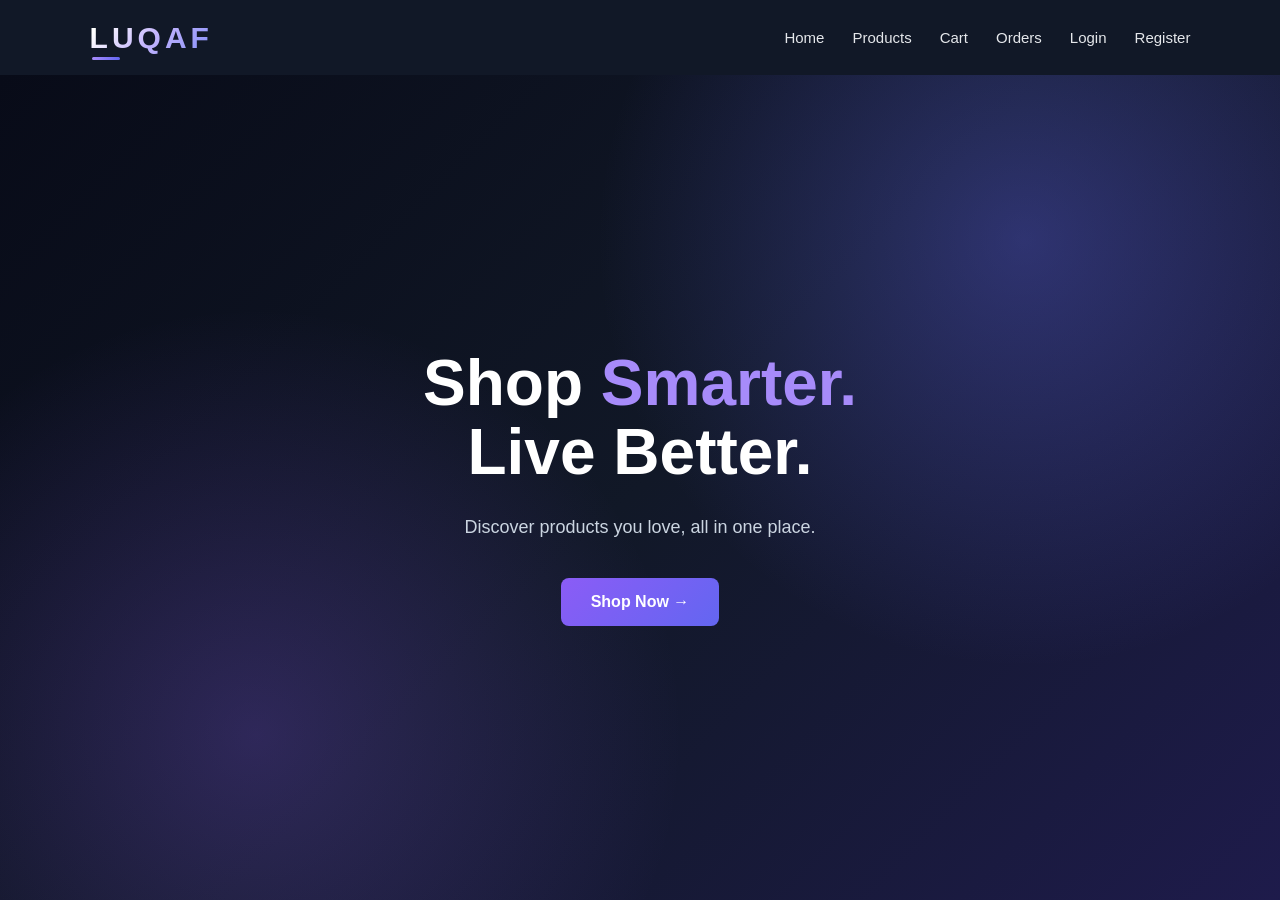
<file: src/main/resources/static/index.html>
<!DOCTYPE html>
<html lang="en">
<head>
    <meta charset="UTF-8">
    <meta name="viewport" content="width=device-width, initial-scale=1.0">

    <title>LUQAF - Home</title>

    <link rel="stylesheet" href="style.css">
</head>

<body>

<header>
    <h2>LUQAF</h2>

    <nav>
        <a href="index.html">Home</a>
        <a href="products.html">Products</a>
        <a href="cart.html">Cart</a>
        <a href="orders.html">Orders</a>
        <a href="login.html">Login</a>
        <a href="register.html">Register</a>
    </nav>
</header>

<section class="hero">

    <div class="hero-content">

        <h1>
            Shop <span>Smarter.</span>
            <br>
            Live Better.
        </h1>

        <p class="hero-text">
            Discover products you love, all in one place.
        </p>

        <button onclick="window.location.href='products.html'">
            Shop Now →
        </button>

    </div>

</section>

<script src="script.js"></script>

</body>
</html>
</file>
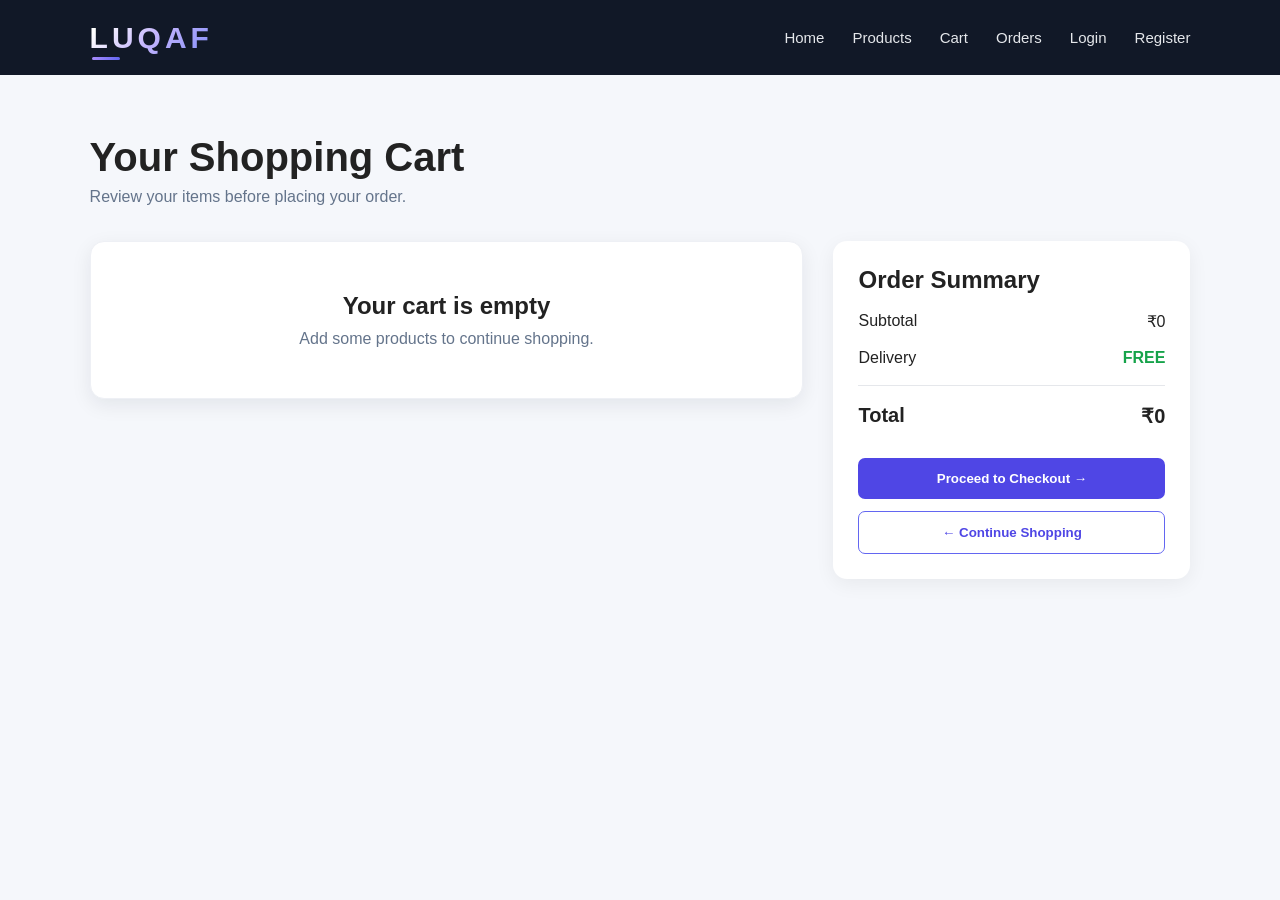
<file: src/main/resources/static/cart.html>
<!DOCTYPE html>
<html lang="en">

<head>
    <meta charset="UTF-8">
    <meta name="viewport" content="width=device-width, initial-scale=1.0">

    <title>LUQAF - Cart</title>

    <link rel="stylesheet" href="style.css">
</head>

<body>

    <header>

        <h2>LUQAF</h2>

        <nav>
            <a href="index.html">Home</a>
            <a href="products.html">Products</a>
            <a href="cart.html">Cart</a>
            <a href="orders.html">Orders</a>
            <a href="login.html">Login</a>
            <a href="register.html">Register</a>
        </nav>

    </header>


    <main class="cart-page">

        <div class="cart-heading">

            <h1>Your Shopping Cart</h1>

            <p>
                Review your items before placing your order.
            </p>

        </div>


        <div class="cart-layout">


            <!-- CART ITEMS -->

            <div class="cart-items-section">

                <div id="cartItems"></div>

            </div>


            <!-- ORDER SUMMARY -->

            <div class="cart-summary">

                <h2>Order Summary</h2>


                <div class="summary-line">

                    <span>Subtotal</span>

                    <span id="cartSubtotal">
                        ₹0
                    </span>

                </div>


                <div class="summary-line">

                    <span>Delivery</span>

                    <span class="free">
                        FREE
                    </span>

                </div>


                <div class="summary-divider"></div>


                <div class="summary-total">

                    <span>Total</span>

                    <span id="cartTotal">
                        ₹0
                    </span>

                </div>


                <button
                    class="checkout-btn"
                    onclick="checkout()">

                    Proceed to Checkout →

                </button>


                <button
                    class="continue-btn"
                    onclick="window.location.href='products.html'">

                    ← Continue Shopping

                </button>

            </div>

        </div>

    </main>


    <script src="script.js"></script>

    <script>
        loadCart();
    </script>

</body>

</html>
</file>
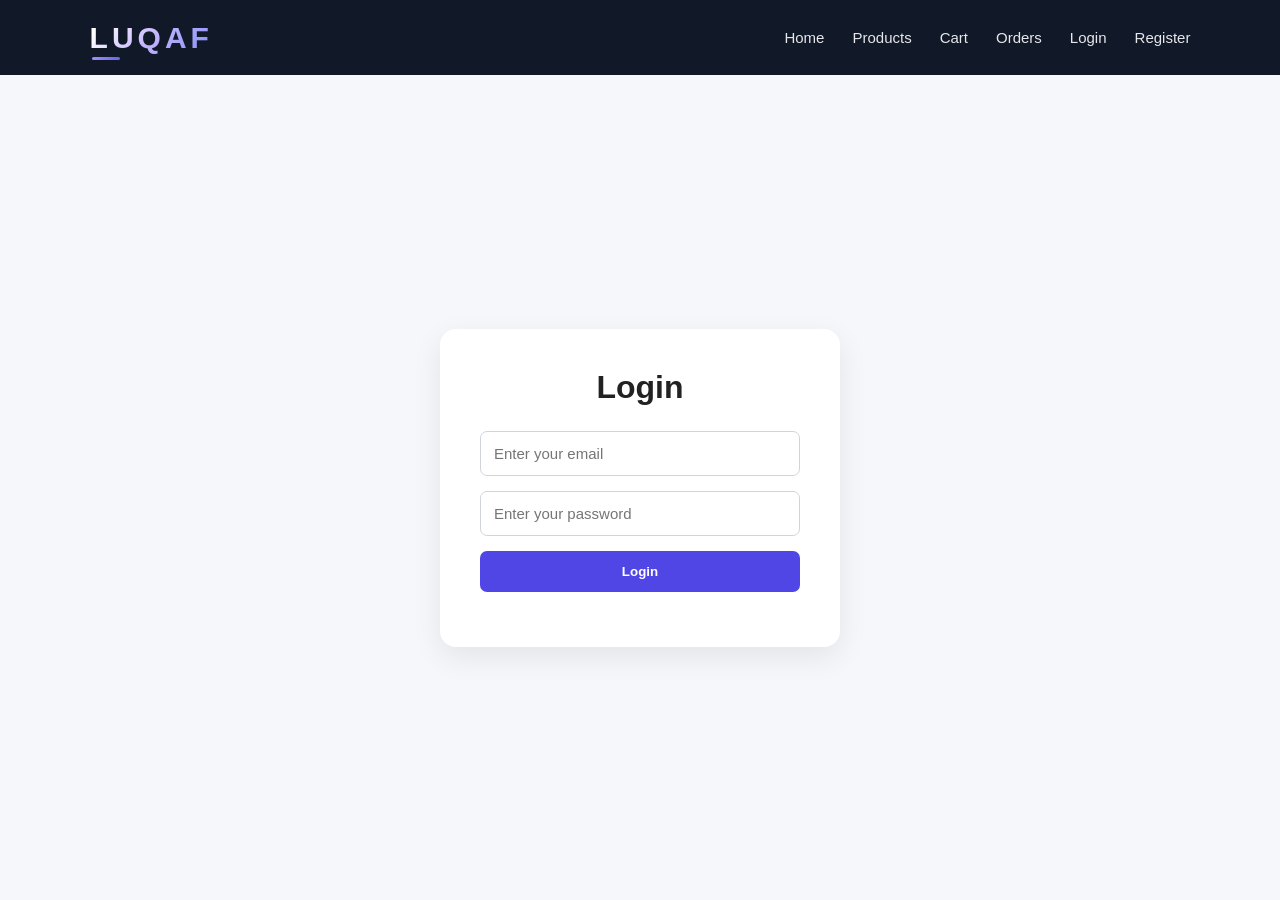
<file: src/main/resources/static/login.html>
<!DOCTYPE html>
<html lang="en">

<head>

    <meta charset="UTF-8">

    <meta name="viewport"
          content="width=device-width, initial-scale=1.0">

    <title>LUQAF - Login</title>

    <link rel="stylesheet"
          href="style.css">

</head>

<body>


    <header>

        <h2>LUQAF</h2>

        <nav>

            <a href="index.html">
                Home
            </a>

            <a href="products.html">
                Products
            </a>

            <a href="cart.html">
                Cart
            </a>

            <a href="orders.html">
                Orders
            </a>

            <a href="login.html">
                Login
            </a>

            <a href="register.html">
                Register
            </a>

        </nav>

    </header>


    <main class="login-page">


        <div class="form-container">

            <h1>
                Login
            </h1>


            <form onsubmit="login(); return false;">

                <input
                    type="email"
                    id="email"
                    placeholder="Enter your email"
                    required
                >


                <input
                    type="password"
                    id="password"
                    placeholder="Enter your password"
                    required
                >


                <button type="submit">
                    Login
                </button>

            </form>


            <p id="loginMessage"></p>


        </div>


    </main>


    <script src="script.js"></script>

</body>

</html>
</file>
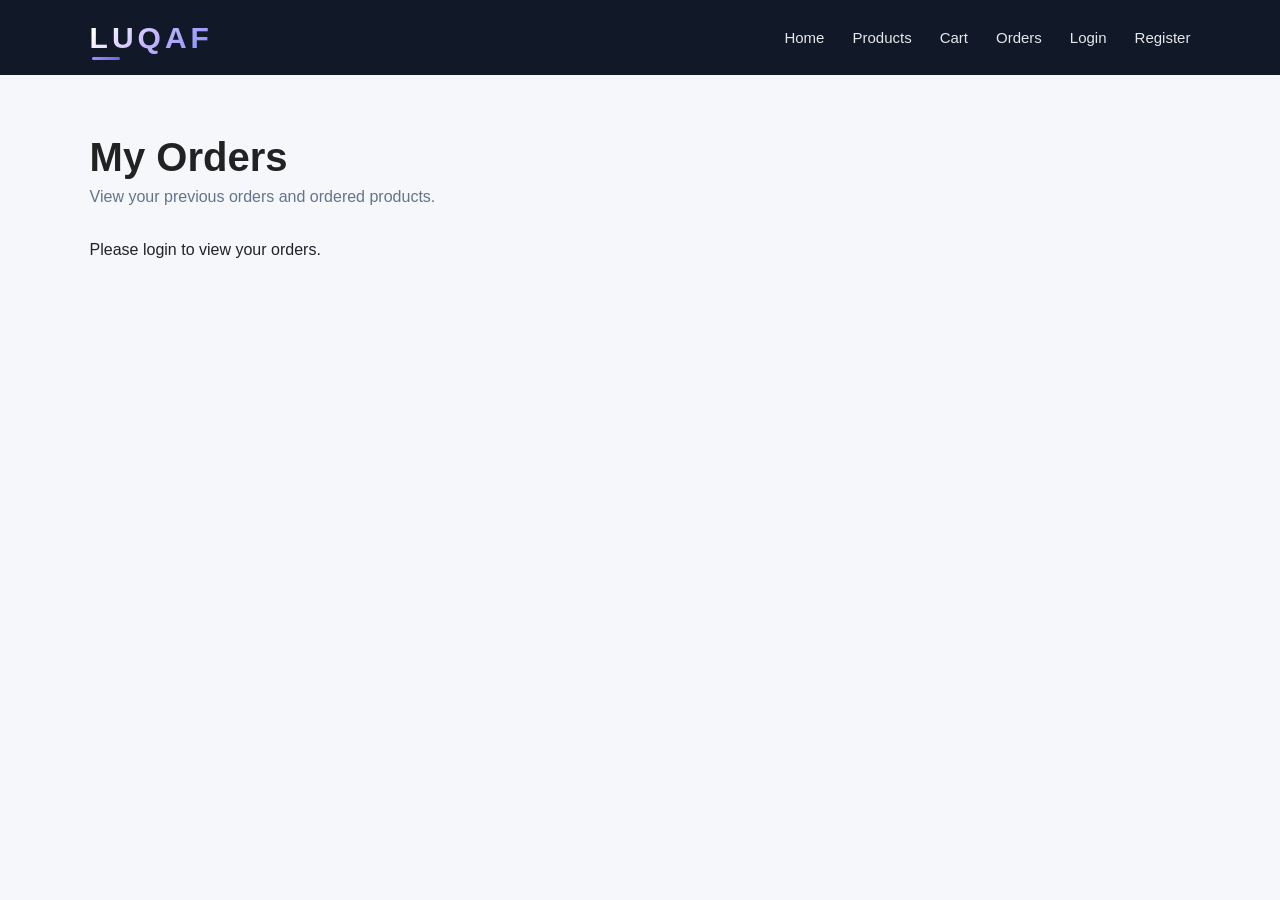
<file: src/main/resources/static/orders.html>
<!DOCTYPE html>
<html lang="en">

<head>

    <meta charset="UTF-8">

    <meta name="viewport"
          content="width=device-width, initial-scale=1.0">

    <title>LUQAF - Orders</title>

    <link rel="stylesheet"
          href="style.css">

</head>

<body>

    <header>

        <h2>LUQAF</h2>

        <nav>

            <a href="index.html">
                Home
            </a>

            <a href="products.html">
                Products
            </a>

            <a href="cart.html">
                Cart
            </a>

            <a href="orders.html">
                Orders
            </a>

            <a href="login.html">
                Login
            </a>

            <a href="register.html">
                Register
            </a>

        </nav>

    </header>


    <main class="orders-page">


        <div class="orders-heading">

            <h1>
                My Orders
            </h1>

            <p>
                View your previous orders
                and ordered products.
            </p>

        </div>


        <div id="orders">

            <p>
                Loading orders...
            </p>

        </div>


    </main>


    <script src="script.js"></script>

    <script>

        loadOrders();

    </script>

</body>

</html>
</file>
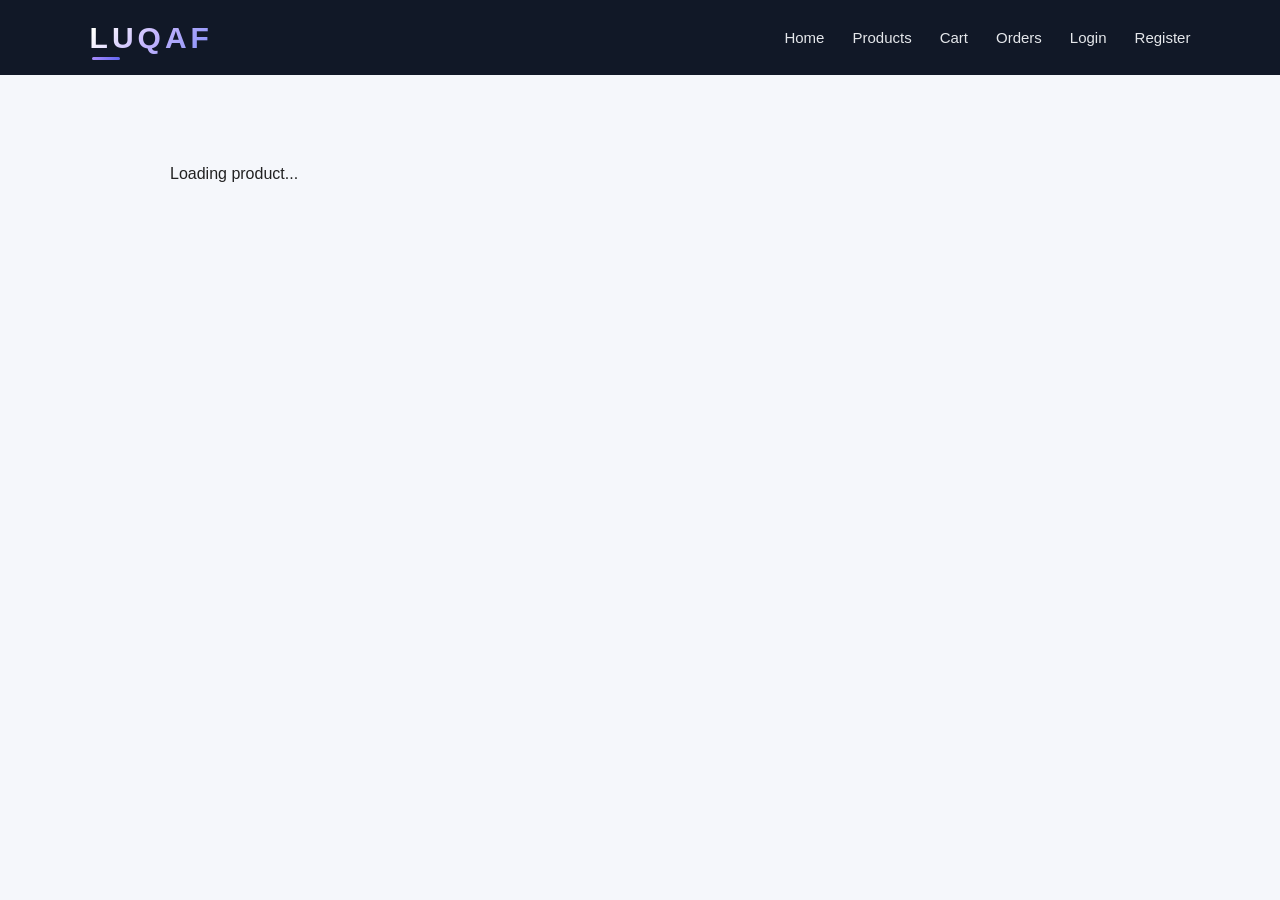
<file: src/main/resources/static/product-details.html>
<!DOCTYPE html>
<html lang="en">

<head>

    <meta charset="UTF-8">

    <meta name="viewport"
          content="width=device-width, initial-scale=1.0">

    <title>LUQAF - Product Details</title>

    <link rel="stylesheet"
          href="style.css">

</head>

<body>


    <header>

        <h2>LUQAF</h2>

        <nav>

            <a href="index.html">
                Home
            </a>

            <a href="products.html">
                Products
            </a>

            <a href="cart.html">
                Cart
            </a>

            <a href="orders.html">
                Orders
            </a>

            <a href="login.html">
                Login
            </a>

            <a href="register.html">
                Register
            </a>

        </nav>

    </header>


    <main>

        <div id="productDetails">

            <p>
                Loading product...
            </p>

        </div>

    </main>


    <script src="script.js"></script>

    <script>

        loadProductDetails();

    </script>

</body>

</html>
</file>
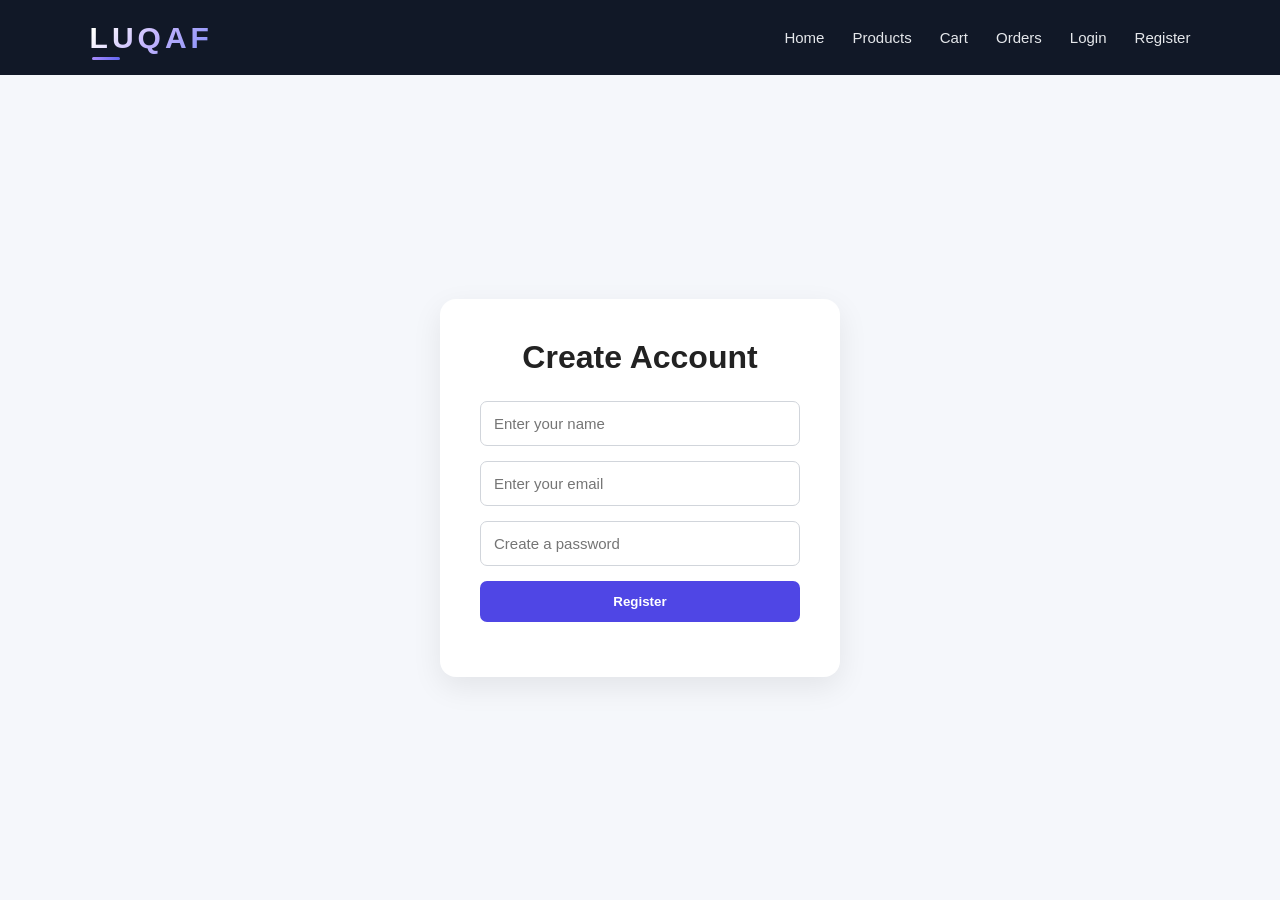
<file: src/main/resources/static/register.html>
<!DOCTYPE html>
<html lang="en">

<head>

    <meta charset="UTF-8">

    <meta name="viewport"
          content="width=device-width, initial-scale=1.0">

    <title>LUQAF - Register</title>

    <link rel="stylesheet"
          href="style.css">

</head>

<body>


    <header>

        <h2>LUQAF</h2>

        <nav>

            <a href="index.html">
                Home
            </a>

            <a href="products.html">
                Products
            </a>

            <a href="cart.html">
                Cart
            </a>

            <a href="orders.html">
                Orders
            </a>

            <a href="login.html">
                Login
            </a>

            <a href="register.html">
                Register
            </a>

        </nav>

    </header>


    <main class="register-page">


        <div class="form-container">

            <h1>
                Create Account
            </h1>


            <form onsubmit="register(); return false;">

                <input
                    type="text"
                    id="name"
                    placeholder="Enter your name"
                    required
                >


                <input
                    type="email"
                    id="email"
                    placeholder="Enter your email"
                    required
                >


                <input
                    type="password"
                    id="password"
                    placeholder="Create a password"
                    required
                >


                <button type="submit">
                    Register
                </button>

            </form>


            <p id="registerMessage"></p>


        </div>


    </main>


    <script src="script.js"></script>

</body>

</html>
</file>
<file: src/main/resources/static/style.css>
* {
    margin: 0;
    padding: 0;
    box-sizing: border-box;
}

body {
    font-family: Arial, sans-serif;
    background: #f5f7fb;
    color: #222;
}

/* ================= HEADER ================= */

header {
    height: 75px;
    background: #111827;
    display: flex;
    align-items: center;
    justify-content: space-between;
    padding: 0 7%;
    position: sticky;
    top: 0;
    z-index: 1000;
}

header h2 {
    position: relative;
    font-size: 30px;
    font-weight: 900;
    letter-spacing: 4px;
    color: transparent;
    background: linear-gradient(
        135deg,
        #ffffff 10%,
        #c4b5fd 50%,
        #818cf8 100%
    );
    -webkit-background-clip: text;
    background-clip: text;
    cursor: pointer;
    transition: 0.3s ease;
}

header h2::after {
    content: "";
    position: absolute;
    left: 2px;
    bottom: -5px;
    width: 28px;
    height: 3px;
    border-radius: 10px;
    background: linear-gradient(90deg, #a78bfa, #6366f1);
    transition: 0.3s ease;
}

header h2:hover {
    transform: translateY(-2px);
    letter-spacing: 5px;
}

header h2:hover::after {
    width: 45px;
}

nav {
    display: flex;
    gap: 28px;
}

nav a {
    color: #e5e7eb;
    text-decoration: none;
    font-size: 15px;
    transition: 0.3s;
}

nav a:hover {
    color: #a78bfa;
}


/* ================= HOME ================= */

.hero {
    min-height: calc(100vh - 75px);
    display: flex;
    align-items: center;
    justify-content: center;
    padding: 80px 8%;
    position: relative;
    overflow: hidden;

    background:
        radial-gradient(
            circle at 80% 20%,
            rgba(99, 102, 241, 0.35),
            transparent 35%
        ),
        radial-gradient(
            circle at 20% 80%,
            rgba(139, 92, 246, 0.25),
            transparent 35%
        ),
        linear-gradient(
            135deg,
            #080b18,
            #111827 50%,
            #1e1b4b
        );
}

.hero-content {
    max-width: 750px;
    color: white;
    text-align: center;
}

.hero-small {
    color: #a78bfa;
    font-size: 14px;
    font-weight: bold;
    letter-spacing: 3px;
    margin-bottom: 20px;
}

.hero h1 {
    font-size: 64px;
    line-height: 1.08;
    margin-bottom: 25px;
    font-weight: 800;
}

.hero h1 span {
    color: #a78bfa;
}

.hero-text {
    max-width: 600px;
    color: #cbd5e1;
    font-size: 18px;
    line-height: 1.7;
    margin: 0 auto 35px;
}

.hero button {
    border: none;
    padding: 15px 30px;
    border-radius: 8px;
    background: linear-gradient(
        135deg,
        #8b5cf6,
        #6366f1
    );
    color: white;
    font-size: 16px;
    font-weight: bold;
    cursor: pointer;
    transition: 0.3s;
}

.hero button:hover {
    transform: translateY(-3px);
    box-shadow: 0 10px 30px rgba(99, 102, 241, 0.35);
}


/* ================= PRODUCTS ================= */

.products-page {
    padding: 60px 7%;
}

.products-heading {
    text-align: center;
    margin-bottom: 45px;
}

.products-heading .hero-small {
    margin-bottom: 10px;
}

.products-heading h1 {
    font-size: 40px;
    color: #111827;
    margin-bottom: 12px;
}

.products-heading p:last-child {
    color: #64748b;
    font-size: 16px;
}

.products {
    display: grid;
    grid-template-columns: repeat(3, 1fr);
    gap: 28px;
}

.product-card {
    background: white;
    border-radius: 16px;
    overflow: hidden;
    box-shadow: 0 8px 25px rgba(15, 23, 42, 0.08);
    transition: 0.3s ease;
}

.product-card:hover {
    transform: translateY(-7px);
    box-shadow: 0 15px 35px rgba(15, 23, 42, 0.15);
}

.product-card img {
    width: 100%;
    height: 240px;
    object-fit: cover;
}

.product-info {
    padding: 22px;
}

.product-info h3 {
    font-size: 21px;
    margin-bottom: 10px;
    color: #111827;
}

.product-info p {
    color: #64748b;
    font-size: 14px;
    line-height: 1.5;
    margin-bottom: 14px;
}

.product-price {
    color: #4f46e5;
    font-size: 21px;
    font-weight: bold;
    margin-bottom: 8px;
}

.product-stock {
    font-size: 13px;
    color: #64748b;
    margin-bottom: 18px;
}

.product-actions {
    display: flex;
    gap: 10px;
}

.product-actions button {
    flex: 1;
    padding: 11px 10px;
    border-radius: 7px;
    cursor: pointer;
    font-size: 14px;
    font-weight: bold;
    transition: 0.3s;
}

.view-btn {
    background: white;
    color: #4f46e5;
    border: 1px solid #6366f1;
}

.view-btn:hover {
    background: #eef2ff;
}

.add-btn {
    background: #4f46e5;
    color: white;
    border: 1px solid #4f46e5;
}

.add-btn:hover {
    background: #3730a3;
}

.add-btn:disabled {
    background: #9ca3af;
    border-color: #9ca3af;
    cursor: not-allowed;
}


/* ================= PRODUCT DETAILS ================= */

#productDetails {
    max-width: 1000px;
    margin: 60px auto;
    padding: 30px;
}

.product-detail-card {
    background: white;
    padding: 35px;
    border-radius: 18px;
    display: flex;
    gap: 40px;
    box-shadow: 0 10px 30px rgba(0, 0, 0, 0.08);
}

.product-detail-card img {
    width: 450px;
    height: 400px;
    object-fit: cover;
    border-radius: 14px;
}

.product-detail-info {
    padding-top: 20px;
}

.product-detail-info h1 {
    font-size: 35px;
    margin-bottom: 15px;
}

.product-detail-info p {
    color: #64748b;
    line-height: 1.7;
    margin-bottom: 20px;
}

.product-detail-info h2 {
    color: #4f46e5;
    margin-bottom: 15px;
}


/* ================= LOGIN / REGISTER ================= */

.login-page,
.register-page {
    min-height: calc(100vh - 75px);
    display: flex;
    align-items: center;
    justify-content: center;
    padding: 40px 20px;
}

.form-container {
    width: 400px;
    background: white;
    padding: 40px;
    border-radius: 16px;
    box-shadow: 0 10px 30px rgba(0, 0, 0, 0.08);
}

.form-container h1 {
    text-align: center;
    margin-bottom: 25px;
}

.form-container form {
    display: flex;
    flex-direction: column;
    gap: 15px;
}

.form-container input {
    padding: 13px;
    border: 1px solid #d1d5db;
    border-radius: 7px;
    font-size: 15px;
}

.form-container button {
    padding: 13px;
    border: none;
    border-radius: 7px;
    background: #4f46e5;
    color: white;
    font-weight: bold;
    cursor: pointer;
}

.form-container button:hover {
    background: #3730a3;
}

#loginMessage,
#registerMessage {
    text-align: center;
    margin-top: 15px;
}


/* ================= CART ================= */

.cart-page {
    padding: 60px 7%;
}

.cart-heading {
    margin-bottom: 35px;
}

.cart-heading h1 {
    font-size: 40px;
    margin-bottom: 8px;
}

.cart-heading p {
    color: #64748b;
}

.cart-layout {
    display: grid;
    grid-template-columns: 2fr 1fr;
    gap: 30px;
}

.cart-items-section {
    display: flex;
    flex-direction: column;
    gap: 20px;
}

.cart-item {
    background: white;
    padding: 22px;
    border-radius: 14px;
    display: flex;
    align-items: center;
    gap: 22px;
    box-shadow: 0 6px 20px rgba(15, 23, 42, 0.08);
    border: 1px solid #eef0f5;
    transition: 0.3s ease;
}

.cart-item:hover {
    transform: translateY(-3px);
    box-shadow: 0 10px 25px rgba(15, 23, 42, 0.12);
}

.cart-item img {
    width: 120px;
    height: 120px;
    object-fit: cover;
    border-radius: 10px;
    flex-shrink: 0;
}

.cart-item h3 {
    font-size: 20px;
    color: #111827;
    margin-bottom: 8px;
}

.cart-item p {
    color: #64748b;
    margin: 7px 0;
}

.cart-item button {
    border: 1px solid #d1d5db;
    background: white;
    color: #374151;
    padding: 7px 12px;
    border-radius: 6px;
    cursor: pointer;
    margin-right: 5px;
}

.cart-item button:hover {
    background: #eef2ff;
    color: #4f46e5;
    border-color: #6366f1;
}

.cart-item button[onclick*="increaseQuantity"],
.cart-item button[onclick*="decreaseQuantity"] {
    width: 32px;
    height: 32px;
    padding: 0;
    font-size: 18px;
    font-weight: bold;
}

.cart-item button[onclick*="removeFromCart"] {
    background: #fff1f2;
    color: #dc2626;
    border-color: #fecdd3;
}

.cart-item button[onclick*="removeFromCart"]:hover {
    background: #fee2e2;
    color: #b91c1c;
}

.empty-cart {
    background: white;
    padding: 50px;
    text-align: center;
    border-radius: 14px;
    border: 1px solid #eef0f5;
    box-shadow: 0 6px 20px rgba(15, 23, 42, 0.08);
}

.empty-cart h2 {
    margin-bottom: 10px;
}

.empty-cart p {
    color: #64748b;
}

.cart-summary {
    background: white;
    padding: 25px;
    border-radius: 14px;
    height: fit-content;
    box-shadow: 0 5px 20px rgba(0, 0, 0, 0.06);
}

.summary-line,
.summary-total {
    display: flex;
    justify-content: space-between;
    margin: 18px 0;
}

.summary-total {
    font-size: 20px;
    font-weight: bold;
}

.summary-divider {
    border-top: 1px solid #e5e7eb;
}

.free {
    color: #16a34a;
    font-weight: bold;
}

.checkout-btn,
.continue-btn {
    width: 100%;
    padding: 13px;
    margin-top: 12px;
    border-radius: 7px;
    cursor: pointer;
    font-weight: bold;
}

.checkout-btn {
    border: none;
    background: #4f46e5;
    color: white;
}

.checkout-btn:hover {
    background: #3730a3;
}

.continue-btn {
    border: 1px solid #6366f1;
    background: white;
    color: #4f46e5;
}

.continue-btn:hover {
    background: #eef2ff;
}


/* ================= ORDERS ================= */

.orders-page {
    padding: 60px 7%;
}

.orders-heading {
    margin-bottom: 35px;
}

.orders-heading h1 {
    font-size: 40px;
    margin-bottom: 8px;
}

.orders-heading p {
    color: #64748b;
}

.order-card {
    background: white;
    padding: 25px;
    border-radius: 14px;
    margin-bottom: 25px;
    box-shadow: 0 5px 20px rgba(0, 0, 0, 0.06);
}

.order-info h2 {
    margin-bottom: 10px;
}

.order-info p {
    color: #64748b;
    margin: 6px 0;
}

.order-products {
    margin-top: 20px;
}

.order-products h3 {
    margin-bottom: 10px;
}

.order-product {
    display: flex;
    align-items: center;
    gap: 15px;
    padding: 15px 0;
    border-top: 1px solid #e5e7eb;
}

.order-product img {
    width: 70px;
    height: 70px;
    object-fit: cover;
    border-radius: 8px;
}

.order-product h4 {
    margin-bottom: 6px;
}

.order-product p {
    color: #64748b;
    margin: 4px 0;
}


/* ================= RESPONSIVE ================= */

@media (max-width: 900px) {

    header {
        padding: 0 4%;
    }

    nav {
        gap: 15px;
    }

    .hero h1 {
        font-size: 48px;
    }

    .products {
        grid-template-columns: repeat(2, 1fr);
    }

    .cart-layout {
        grid-template-columns: 1fr;
    }

    .product-detail-card {
        flex-direction: column;
    }

    .product-detail-card img {
        width: 100%;
    }
}

@media (max-width: 600px) {

    header {
        height: auto;
        padding: 20px;
        flex-direction: column;
        gap: 15px;
    }

    nav {
        flex-wrap: wrap;
        justify-content: center;
    }

    .hero {
        padding: 60px 25px;
    }

    .hero h1 {
        font-size: 40px;
    }

    .products-page {
        padding: 40px 20px;
    }

    .products {
        grid-template-columns: 1fr;
    }

    .products-heading h1 {
        font-size: 32px;
    }

    .cart-page,
    .orders-page {
        padding: 40px 20px;
    }

    .cart-item {
        align-items: flex-start;
        padding: 18px;
    }

    .cart-item img {
        width: 90px;
        height: 90px;
    }
}
</file>
